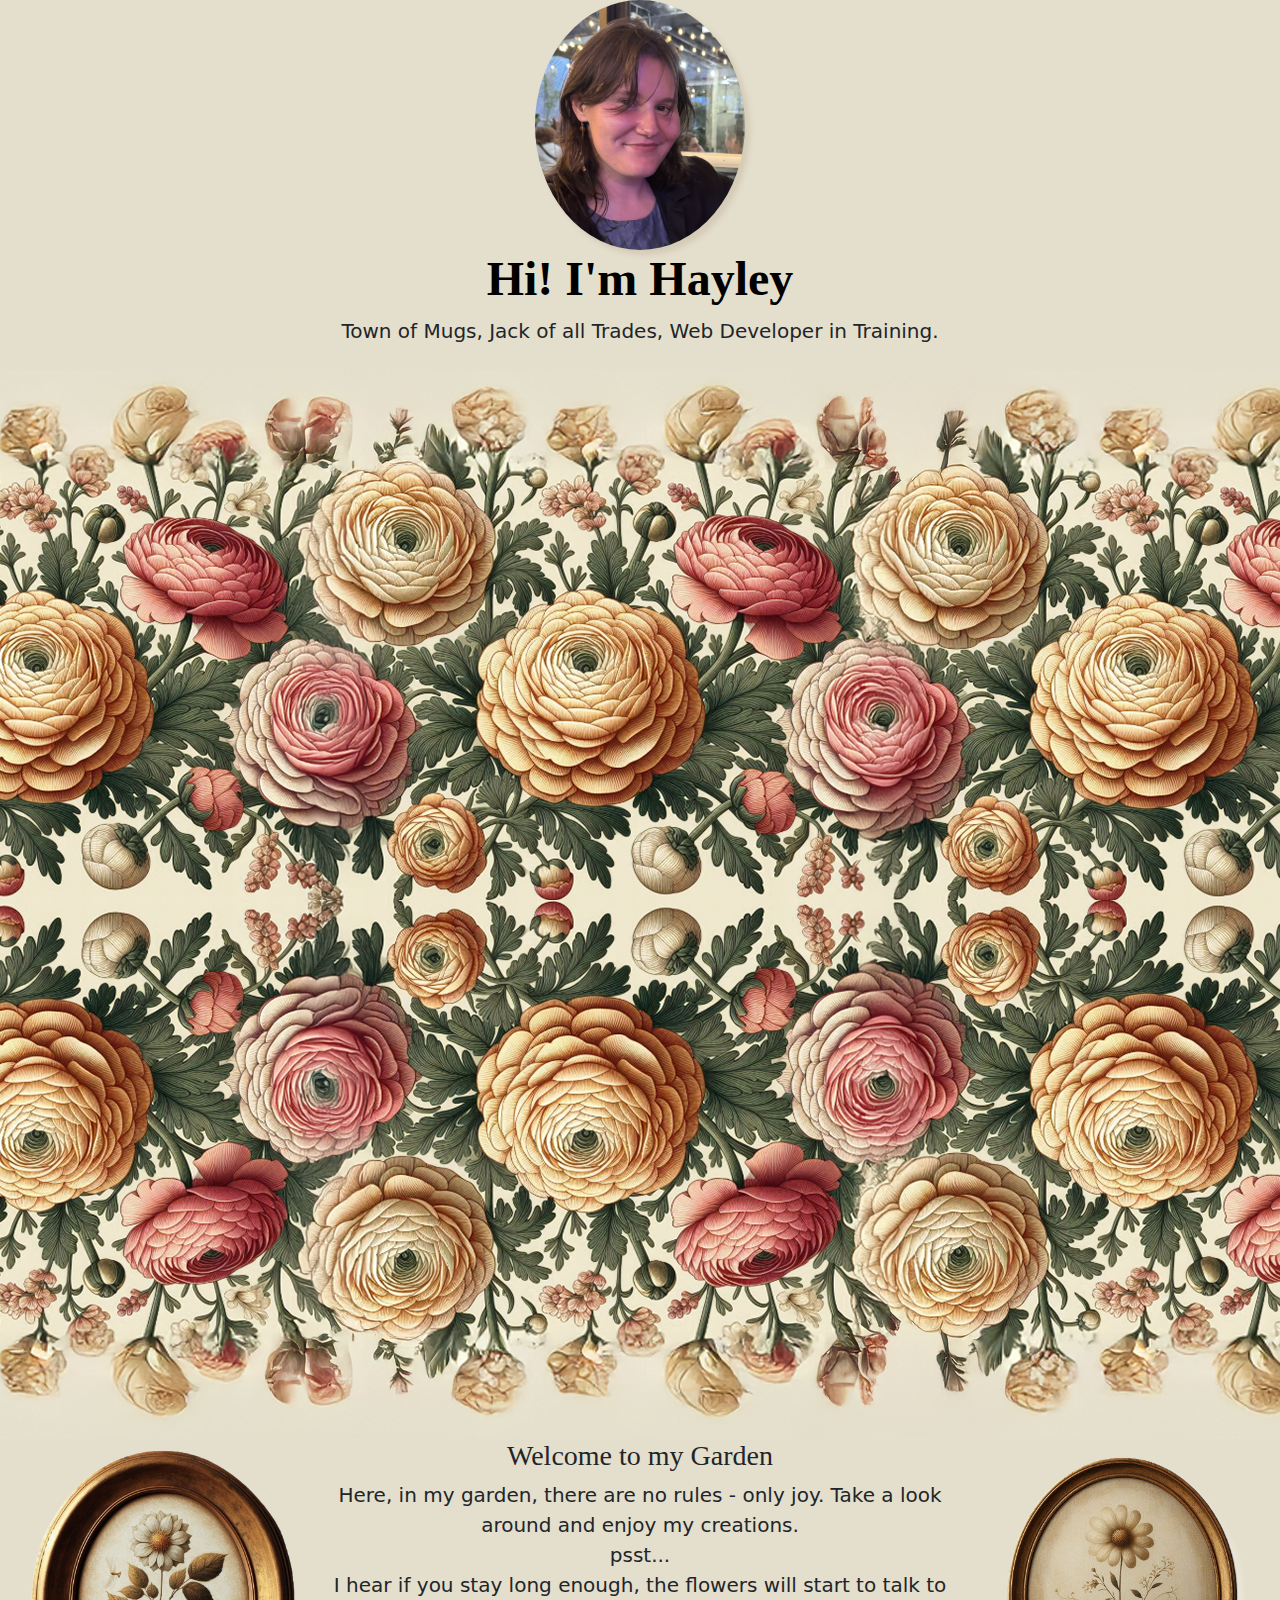
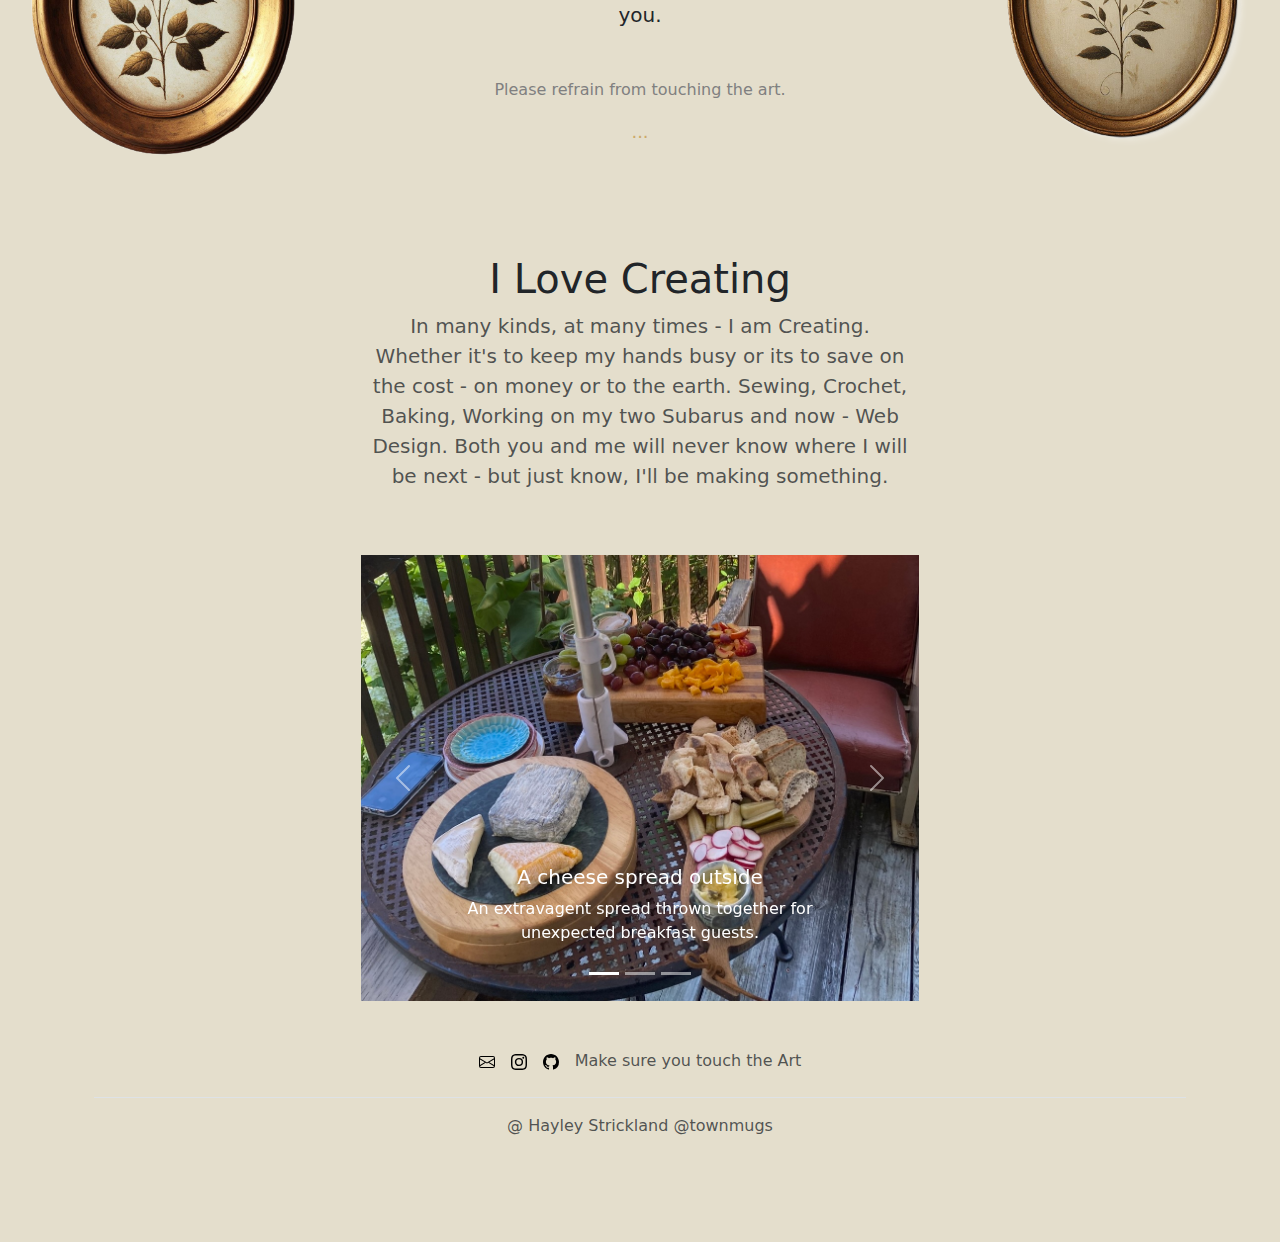
<file: index.html>
<!DOCTYPE html>
<html lang="en">
<head>
  <meta charset="UTF-8">
  <meta name="viewport" content="width=device-width, initial-scale=1.0">
  <title>Town Home</title>
  <link href="https://cdn.jsdelivr.net/npm/bootstrap@5.3.3/dist/css/bootstrap.min.css" rel="stylesheet" integrity="sha384-QWTKZyjpPEjISv5WaRU9OFeRpok6YctnYmDr5pNlyT2bRjXh0JMhjY6hW+ALEwIH" crossorigin="anonymous">
<link rel="stylesheet" href="./style.css">
<link rel="preconnect" href="https://fonts.googleapis.com">
<link rel="preconnect" href="https://fonts.gstatic.com" crossorigin>
<link href="https://fonts.googleapis.com/css2?family=Libre+Baskerville:ital,wght@0,400;0,700;1,400&family=Zain:ital,wght@0,200;0,300;0,400;0,700;0,800;0,900;1,300;1,400&display=swap" rel="stylesheet">

</head>
<body>
  <div class="text-center hero">
    <img id="cutieme" class="d-block mx-auto my-auto m4b-" src="./images/H-at-mez.jpg" alt="Hayley" height="250rem">
    <h1 class="display-5 fw-bold text-body-emphasis hayley" >Hi! I'm Hayley</h1>
    <div class="col-lg-6 mx-auto">
      <p class="lead mb-4">Town of Mugs, Jack of all Trades, Web Developer in Training.</p>
      <div class="d-grid gap-2 d-sm-flex justify-content-sm-center">
        <img src="./images/ranuncsbordernorm.png" alt="rananculus" id="ranan">
      </div>
    </div>
  </div>
  <div class=" text-center hero">
    <div class="d-grid gap-2 d-sm-flex justify-content-sm-center">
    <img  src="./images/ranancusinvert.png" alt="rananculus" >
    </div>
    
    <a href="https://townmugs.github.io/html-hoperesume"><img src="./images/framedflowerround2.png" alt="flower in gold frame" class="goldflor2"></a>
    <a href="./aboutme/index.html"><img src="./images/framedflowerround.png" alt="flower in gold frame" class="goldflor1"></a>
   
      <h3 class="hayley"> Welcome to my Garden
      </h3>
      <p class="lead">
        Here, in my garden, there are no rules - only joy. Take a look around and enjoy my creations.
        <br>
       psst...<br>
         I hear if you stay long enough, the flowers will start to talk to you. 
      </p>
      <p class="notouch">
        Please refrain from touching the art.
      </p>
      
      <div class="blurb2">...</div>
     
  </div>
  <div style="clear: both;"
  <section class="py-5 text-center container">
    <div class="row py-lg-5">
      <div class="col-lg-6 col-md-8 mx-auto">
        <h1 class="fw-light">I Love Creating</h1>
        <p class="lead text-body-secondary">In many kinds, at many times - I am Creating. Whether it's to keep my hands busy or its to save on the cost - on money or to the earth. Sewing, Crochet, Baking, Working on my two Subarus and now - Web Design. Both you and me will never know where I will be next - but just know, I'll be making something.</p>
        
      </div>
    </div>
  </section>
  <div class="center">
  <div id="carouselExampleCaptions" class="carousel slide" style="max-width: 50%;" >
    <div class="carousel-indicators">
      <button type="button" data-bs-target="#carouselExampleCaptions" data-bs-slide-to="0" class="active" aria-current="true" aria-label="Slide 1"></button>
      <button type="button" data-bs-target="#carouselExampleCaptions" data-bs-slide-to="1" aria-label="Slide 2"></button>
      <button type="button" data-bs-target="#carouselExampleCaptions" data-bs-slide-to="2" aria-label="Slide 3"></button>
    </div>
    <div class="carousel-inner">
      <div class="carousel-item active">
        <img src="./images/cheese.jpg" class="d-block w-100" alt="cheese board outside">
        <div class="carousel-caption d-none d-md-block">
          <h5>A cheese spread outside</h5>
          <p>An extravagent spread thrown together for unexpected breakfast guests.</p>
        </div>
      </div>
      <div class="carousel-item">
        <img src="./images/crossstitch.jpg" class="d-block w-100" alt="cross stitch of fish">
        <div class="carousel-caption d-none d-md-block">
          <h5>Cross-stitch</h5>
          <p>This giant fish that took months to complete</p>
        </div>
      </div>
      <div class="carousel-item">
        <img src="./images/mushrooms.jpg" class="d-block w-100" alt="crochet mushrooms">
        <div class="carousel-caption d-none d-md-block">
          <h5>Crochet mushrooms</h5>
          <p>Made to sell at Shakori</p>
        </div>
      </div>
    </div>
    <button class="carousel-control-prev" type="button" data-bs-target="#carouselExampleCaptions" data-bs-slide="prev">
      <span class="carousel-control-prev-icon" aria-hidden="true"></span>
      <span class="visually-hidden">Previous</span>
    </button>
    <button class="carousel-control-next" type="button" data-bs-target="#carouselExampleCaptions" data-bs-slide="next">
      <span class="carousel-control-next-icon" aria-hidden="true"></span>
      <span class="visually-hidden">Next</span>
    </button>
  </div>
  </div>
  <div class="container">
    <footer class="py-3 my-4">
      <ul class="nav justify-content-center border-bottom pb-3 mb-3">
        <li class="nav-item"><a href="mailto:hstrickland1112@gmail.com" class="nav-link px-2 text-body-secondary"><img src="./images/envelope.svg"></a></li>
        <li class="nav-item"><a href="https://www.instagram.com/townmugs/" class="nav-link px-2 text-body-secondary"><img src="./images/instagram.svg"></a></li>
        <li class="nav-item"><a href="https://github.com/townmugs" class="nav-link px-2 text-body-secondary"><img src="./images/github.svg"></a></li>
        <li class="nav-item"><a href="#" class="nav-link px-2 text-body-secondary">Make sure you touch the Art</a></li>
        </ul>
      <p class="text-center text-body-secondary">@ Hayley Strickland @townmugs</p>
    </footer>
  </div>
  

 <script src="https://cdn.jsdelivr.net/npm/bootstrap@5.3.3/dist/js/bootstrap.bundle.min.js" integrity="sha384-YvpcrYf0tY3lHB60NNkmXc5s9fDVZLESaAA55NDzOxhy9GkcIdslK1eN7N6jIeHz" crossorigin="anonymous"></script>
</body>
</html>
</file>
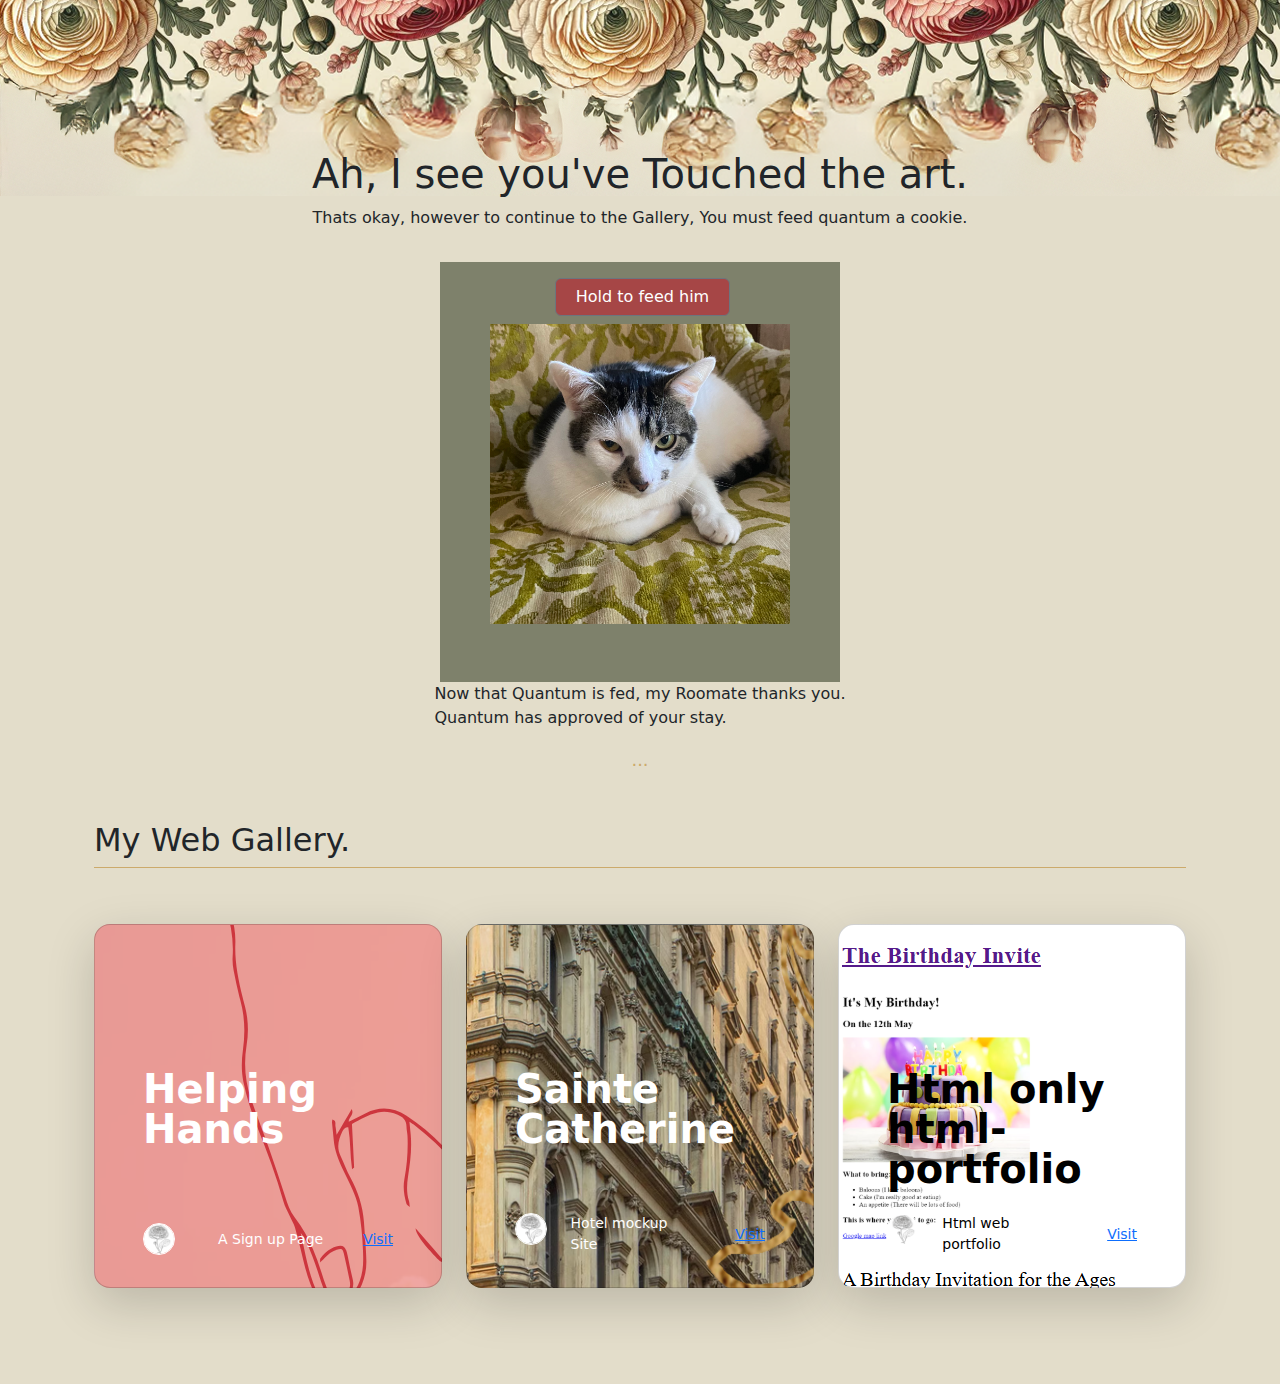
<file: aboutme/index.html>
<!DOCTYPE html>
<html lang="en">
<head>
  <meta charset="UTF-8">
  <meta name="viewport" content="width=device-width, initial-scale=1.0">
  <title>About me</title>
  <link href="https://cdn.jsdelivr.net/npm/bootstrap@5.3.3/dist/css/bootstrap.min.css" rel="stylesheet" integrity="sha384-QWTKZyjpPEjISv5WaRU9OFeRpok6YctnYmDr5pNlyT2bRjXh0JMhjY6hW+ALEwIH" crossorigin="anonymous">
  <link rel="stylesheet" href="./style.css">

</head>

<body>
  <div class="beginning">
 <h1> Ah, I see you've Touched the art.</h1> 
 <p>Thats okay, however to continue to the Gallery, You must feed quantum a cookie.
  </p>
</div>
<div class="moveme">
  <button type="button" class="btn btn-secondary" style="background-color: #A64646;">Hold to feed him</button>
  <p class="yay">Yay! You fed him, now he won't Bite you!</p>
  <div class="feedhim">
   <img src="./quantum.jpg"height=300rem class="quantum">
   <img src="./cookie_PNG13656.png" height="60rem" id="cookie">
   </div>
</div>

<div class="blurb">
 <p>
  Now that Quantum is fed, my Roomate thanks you. <br>
  Quantum has approved of your stay.
 </p>
</div>

<div class="blurb2">
  ...
</div>

  <div class="container px-4 py-5" id="custom-cards">
    <h2 class="pb-2" style="border-bottom: solid rgb(204, 170, 107) 1px ;">My Web Gallery.  
    </h2>

    <div class="row row-cols-1 row-cols-lg-3 align-items-stretch g-4 py-5">
      <div class="col">
        <div class="card card-cover h-100 overflow-hidden text-bg-dark rounded-4 shadow-lg" style="background-image: url(./helpinghands.png) ;">
          <div class="d-flex flex-column h-100 p-5 pb-3 text-white text-shadow-1">
            <h3 class="pt-5 mt-5 mb-4 display-6 lh-1 fw-bold">Helping Hands</h3>
            <ul class="d-flex list-unstyled mt-auto">
              <li class="me-auto">
                <img src="./rananculus.png" alt="rananculus" width="32" height="32" class="rounded-circle border border-white">
              </li>
              <li class="d-flex align-items-center me-3">
                <svg class="bi me-2" width="1em" height="1em"><use xlink:href="#geo-fill"></use></svg>
                <small>A Sign up Page</small>
              </li>
              <li class="d-flex align-items-center">
                <svg class="bi me-2" width="1em" height="1em"><use xlink:href="#calendar3"></use></svg>
                <small><a href="https://www.canva.com/design/DAGic-yTFMI/f3yDig5SaHmdRyxohjajlw/view?presentation">Visit</a></small>
              </li>
            </ul>
          </div>
        </div>
      </div>

      <div class="col">
        <div class="card card-cover h-100 overflow-hidden text-bg-dark rounded-4 shadow-lg" style="background-image: url(./hotelweb.png);">
          <div class="d-flex flex-column h-100 p-5 pb-3 text-white text-shadow-1">
            <h3 class="pt-5 mt-5 mb-4 display-6 lh-1 fw-bold">Sainte Catherine</h3>
            <ul class="d-flex list-unstyled mt-auto">
              <li class="me-auto">
                <img src="./rananculus.png" alt="rananculus" width="32" height="32" class="rounded-circle border border-white">
              </li>
              <li class="d-flex align-items-center me-3">
                <svg class="bi me-2" width="1em" height="1em"><use xlink:href="#geo-fill"></use></svg>
                <small>Hotel mockup Site</small>
              </li>
              <li class="d-flex align-items-center">
                <svg class="bi me-2" width="1em" height="1em"><use xlink:href="#calendar3"></use></svg>
                <small><a href="https://frenchmonthotel.my.canva.site/">Visit</a></small>
              </li>
            </ul>
          </div>
        </div>
      </div>

      <div class="col">
        <div class="card card-cover h-100 overflow-hidden text-bg-dark rounded-4 shadow-lg" style="background-image: url(./porthtml.png);">
          <div class="d-flex flex-column h-100 p-5 pb-3 text-shadow-1">
            <h3 class="pt-5 mt-5 mb-4 display-6 lh-1 fw-bold" style="color: black;">Html only html-portfolio</h3>
            <ul class="d-flex list-unstyled mt-auto">
              <li class="me-auto">
                <img src="./rananculus.png" alt="rananculus" width="32" height="32" class="rounded-circle border border-white">
              </li>
              <li class="d-flex align-items-center me-3">
                <svg class="bi me-2" width="1em" height="1em"><use xlink:href="#geo-fill"></use></svg>
                <small style="color: black;">Html web portfolio</small>
              </li>
              <li class="d-flex align-items-center">
                <svg class="bi me-2" width="1em" height="1em"><use xlink:href="#calendar3"></use></svg>
                <small><a href="https://townmugs.github.io/html-portfolio/">Visit</a></small>
              </li>
            </ul>
          </div>
        </div>
      </div>
    </div>
  </div>




 <script src="https://cdn.jsdelivr.net/npm/bootstrap@5.3.3/dist/js/bootstrap.bundle.min.js" integrity="sha384-YvpcrYf0tY3lHB60NNkmXc5s9fDVZLESaAA55NDzOxhy9GkcIdslK1eN7N6jIeHz" crossorigin="anonymous"></script>
</body>
</html>
</file>
<file: style.css>
#cutieme {
  border-radius: 50%;
  box-shadow: 5px 5px 5px rgba(183, 170, 142, 0.337);
}
.hero{
 max-width: 1700px;
  
}

body{
  background-color: #e4decc;
}
#invert{
  justify-content: center;
  margin: 0px;
  padding: 0px;
}
.sneakyflower{
  display: flex;
  justify-content: space-evenly;
}
.goldflor1{
  height: 20rem;
  border-radius: 50%;
  float: right;
  
}

.goldflor2{
  height: 20rem;
  border-radius: 50%;
  float: left;
  
}
.notouch{
  color: gray;
  margin-top: 3rem;
}
.blurb2{
  display: flex;
  justify-content: center;
  color: rgb(204, 170, 107);
  font-size: large;
}
.center{
  display: flex;
  justify-content: center;
}
.libre-baskerville-regular {
  font-family: "Libre Baskerville", serif;
  font-weight: 400;
  font-style: normal;
}

.libre-baskerville-bold {
  font-family: "Libre Baskerville", serif;
  font-weight: 700;
  font-style: normal;
}

.libre-baskerville-regular-italic {
  font-family: "Libre Baskerville", serif;
  font-weight: 400;
  font-style: italic;
}
.hayley{
  font-family: Baskerville;
}
@media (max-width:480px){
  img{
    max-width: 480px;
  }
}
</file>
<file: aboutme/style.css>
body{
  background-image: url(./flowerborder.png);
  position: right-top;
  background-repeat: repeat-x;
  background-size:auto;
  background-color: #e3ddca;
}
.beginning{
  display: flex;
  flex-direction: column;
  justify-content: center;
  align-items: center;
  margin-top: 150px;
}
.quantum{
  position: absolute;
  left: 50px;
}
.feedhim{
  position: relative;
}
#cookie{
  position: absolute;
  z-index: 1;
  left: 150px;
  top: 220px;
}
.feedhim #cookie {
  display: none;
}
.moveme{
  margin-left: auto;
  margin-right: auto;
  padding-top: 1rem;
  margin-top: 1rem;
  width: 400px;
  height: 420px;
background-color: #525942b2;
}

button{
  margin-left: 115px;
  margin-bottom: 2%;
  width: 175px;
  background-color: #A64646;
}
.yay{
  display: none;
}

button:active ~ .yay {
  display: block;
  text-align: center;
}

button:active ~ .feedhim #cookie {
  display:block;
}
.blurb{
  display: flex;
  justify-content: center;
}
.blurb2{
  display: flex;
  justify-content: center;
  color: rgb(204, 170, 107);
  font-size: large;
}
</file>
